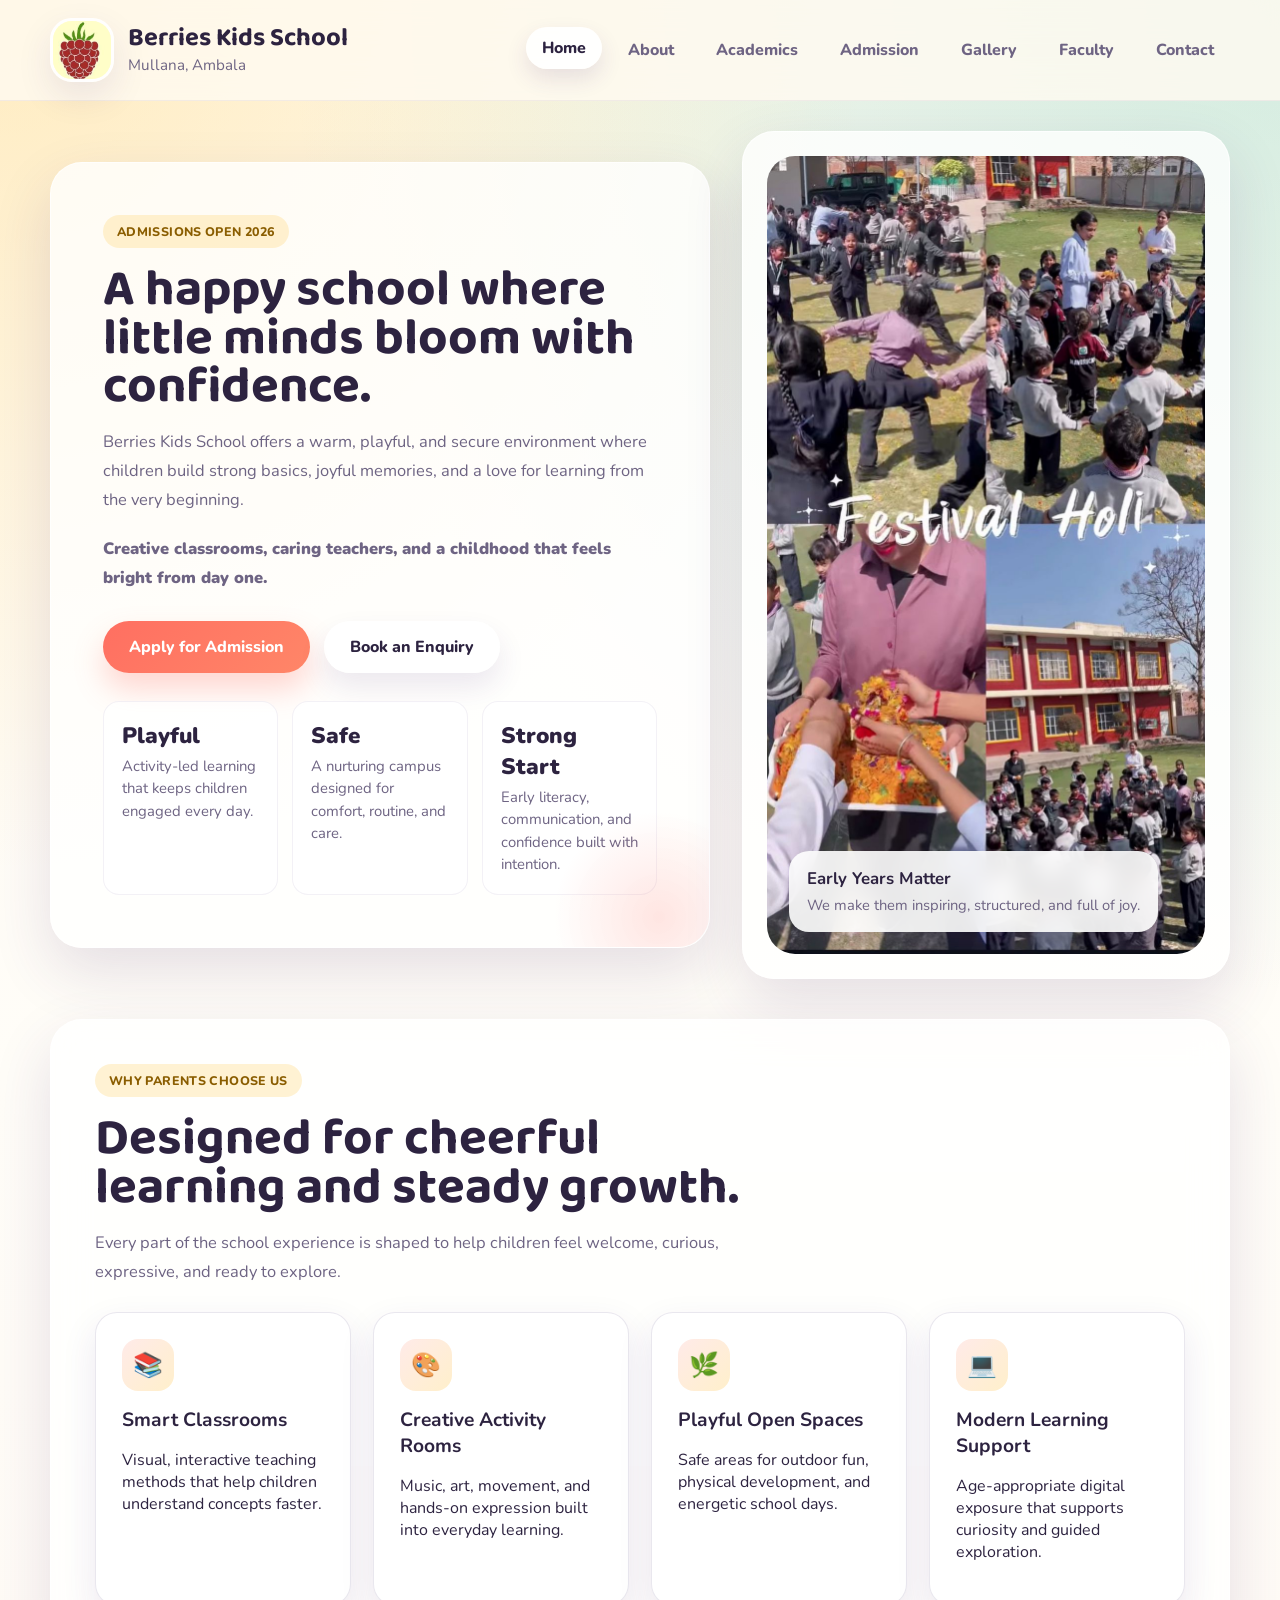
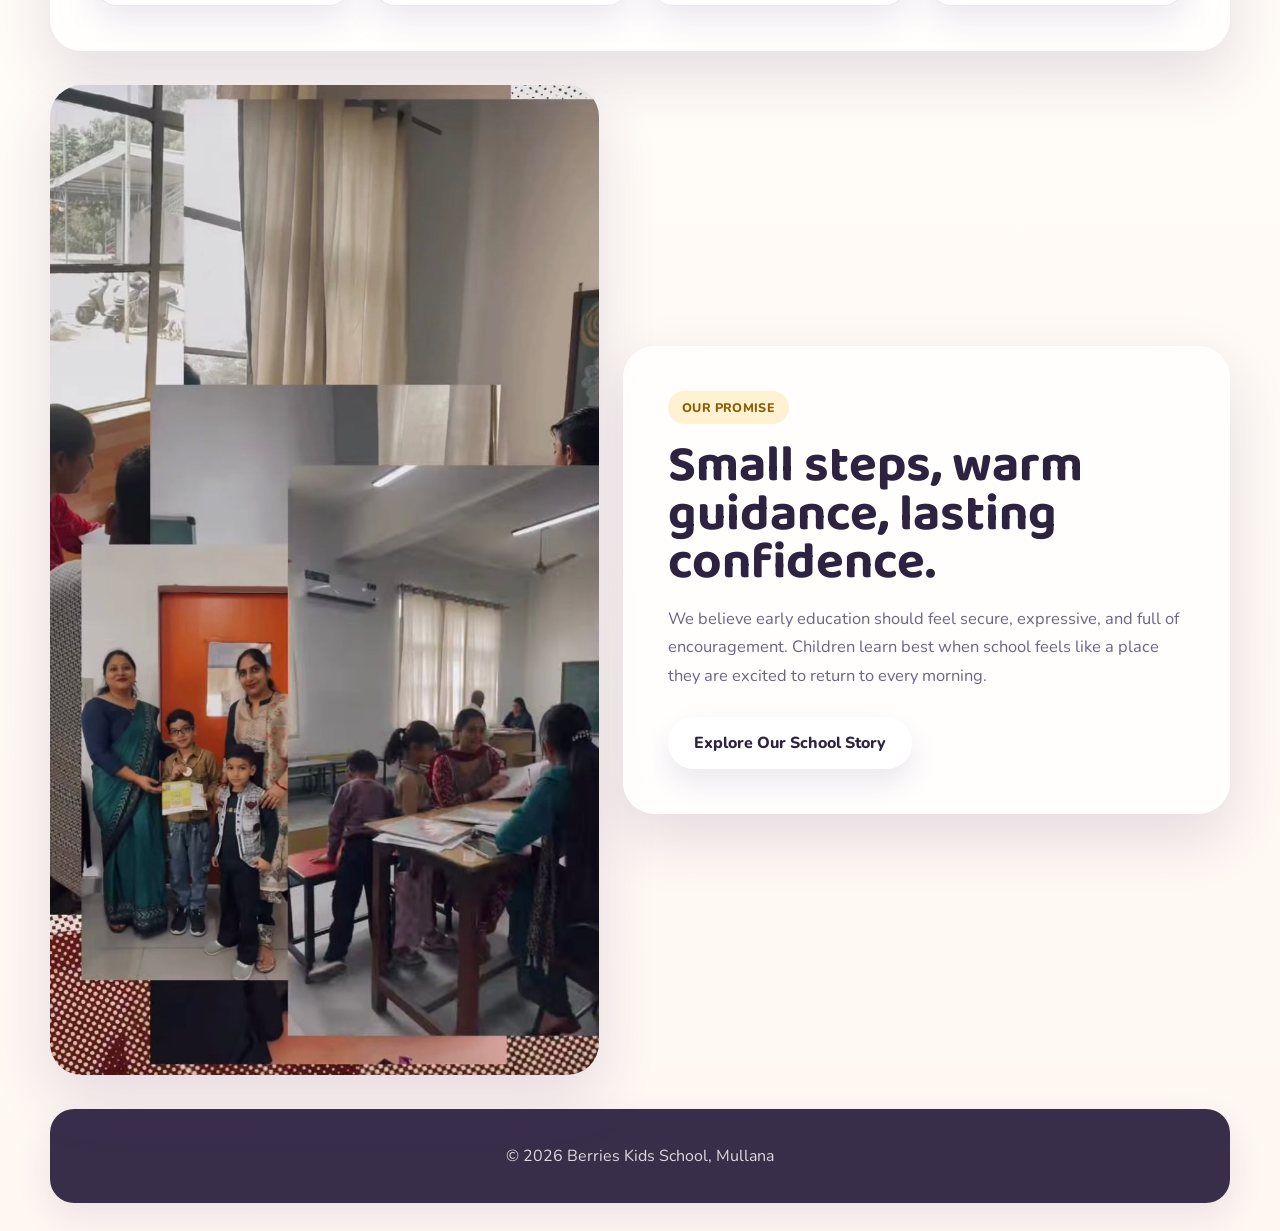
<file: frontend/index.html>
<!DOCTYPE html>
<html lang="en">
<head>
    <meta charset="UTF-8">
    <meta name="viewport" content="width=device-width, initial-scale=1.0">
    <title>Berries Kids School, Mullana</title>
    <link rel="preconnect" href="https://fonts.googleapis.com">
    <link rel="preconnect" href="https://fonts.gstatic.com" crossorigin>
    <link href="https://fonts.googleapis.com/css2?family=Baloo+2:wght@600;700;800&family=Nunito:wght@400;600;700;800;900&display=swap" rel="stylesheet">
    <link rel="stylesheet" href="css/style.css">
    <link rel="icon" href="images/logo.jpeg">
</head>
<body>
    <div class="site-header">
        <header class="header">
            <div class="logo-area">
                <img src="images/logo.jpeg" class="logo" alt="Berries Kids School logo">
                <div class="brand-text">
                    <h1>Berries Kids School</h1>
                    <p>Mullana, Ambala</p>
                </div>
            </div>

            <nav>
                <a href="index.html" class="active">Home</a>
                <a href="about.html">About</a>
                <a href="academics.html">Academics</a>
                <a href="admission.html">Admission</a>
                <a href="gallery.html">Gallery</a>
                <a href="faculty.html">Faculty</a>
                <a href="contact.html">Contact</a>
            </nav>
        </header>
    </div>

    <section class="hero">
        <div class="hero-copy">
            <span class="eyebrow">Admissions Open 2026</span>
            <h2>A happy school where little minds bloom with confidence.</h2>
            <p>
                Berries Kids School offers a warm, playful, and secure environment where children build strong basics,
                joyful memories, and a love for learning from the very beginning.
            </p>
            <p class="tagline">Creative classrooms, caring teachers, and a childhood that feels bright from day one.</p>

            <div class="hero-actions">
                <button class="apply-btn" onclick="goToAdmission()">Apply for Admission</button>
                <a class="secondary-btn" href="contact.html">Book an Enquiry</a>
            </div>

            <div class="hero-stats">
                <div class="hero-stat">
                    <strong>Playful</strong>
                    <span>Activity-led learning that keeps children engaged every day.</span>
                </div>
                <div class="hero-stat">
                    <strong>Safe</strong>
                    <span>A nurturing campus designed for comfort, routine, and care.</span>
                </div>
                <div class="hero-stat">
                    <strong>Strong Start</strong>
                    <span>Early literacy, communication, and confidence built with intention.</span>
                </div>
            </div>
        </div>

        <div class="hero-visual">
            <div class="hero-image-frame">
                <img src="images/activity.jpg" alt="Children doing school activities">
                <div class="hero-badge">
                    <strong>Early Years Matter</strong>
                    <span>We make them inspiring, structured, and full of joy.</span>
                </div>
            </div>
        </div>
    </section>

    <section class="section">
        <div class="section-panel">
            <div class="section-heading">
                <span class="eyebrow">Why Parents Choose Us</span>
                <h2>Designed for cheerful learning and steady growth.</h2>
                <p>
                    Every part of the school experience is shaped to help children feel welcome, curious, expressive,
                    and ready to explore.
                </p>
            </div>

            <div class="feature-grid">
                <article class="card">
                    <div class="card-icon">📚</div>
                    <h3>Smart Classrooms</h3>
                    <p>Visual, interactive teaching methods that help children understand concepts faster.</p>
                </article>

                <article class="card">
                    <div class="card-icon">🎨</div>
                    <h3>Creative Activity Rooms</h3>
                    <p>Music, art, movement, and hands-on expression built into everyday learning.</p>
                </article>

                <article class="card">
                    <div class="card-icon">🌿</div>
                    <h3>Playful Open Spaces</h3>
                    <p>Safe areas for outdoor fun, physical development, and energetic school days.</p>
                </article>

                <article class="card">
                    <div class="card-icon">💻</div>
                    <h3>Modern Learning Support</h3>
                    <p>Age-appropriate digital exposure that supports curiosity and guided exploration.</p>
                </article>
            </div>
        </div>
    </section>

    <section class="section">
        <div class="section-split">
            <div class="image-panel">
                <img src="images/class1.jpg" alt="Classroom learning at Berries Kids School">
            </div>

            <div class="section-panel">
                <div class="section-heading">
                    <span class="eyebrow">Our Promise</span>
                    <h2>Small steps, warm guidance, lasting confidence.</h2>
                    <p class="lead-copy">
                        We believe early education should feel secure, expressive, and full of encouragement. Children
                        learn best when school feels like a place they are excited to return to every morning.
                    </p>
                </div>
                <a class="secondary-btn" href="about.html">Explore Our School Story</a>
            </div>
        </div>
    </section>

    <footer>
        <p>&copy; 2026 Berries Kids School, Mullana</p>
    </footer>

    <script src="js/script.js"></script>
</body>
</html>
</file>
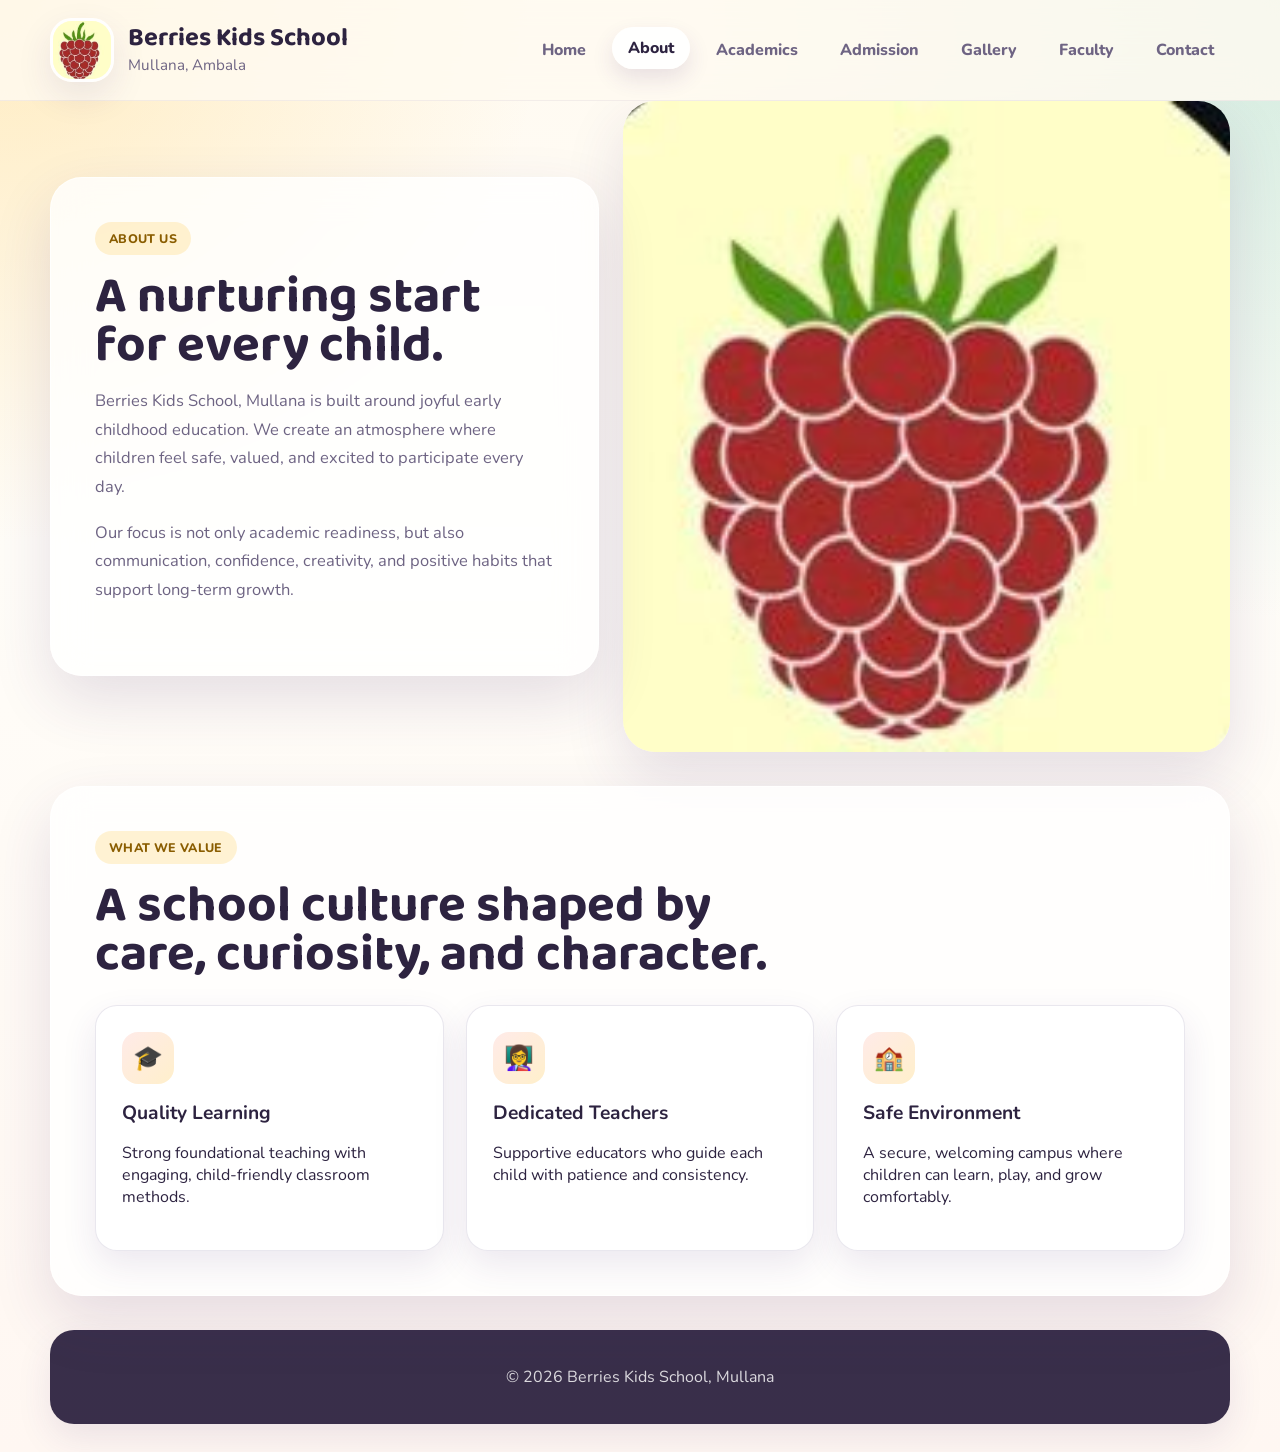
<file: frontend/about.html>
<!DOCTYPE html>
<html lang="en">
<head>
    <meta charset="UTF-8">
    <meta name="viewport" content="width=device-width, initial-scale=1.0">
    <title>About - Berries Kids School</title>
    <link rel="preconnect" href="https://fonts.googleapis.com">
    <link rel="preconnect" href="https://fonts.gstatic.com" crossorigin>
    <link href="https://fonts.googleapis.com/css2?family=Baloo+2:wght@600;700;800&family=Nunito:wght@400;600;700;800;900&display=swap" rel="stylesheet">
    <link rel="stylesheet" href="css/style.css">
</head>
<body>
    <div class="site-header">
        <header class="header">
            <div class="logo-area">
                <img src="images/logo.jpeg" class="logo" alt="Berries Kids School logo">
                <div class="brand-text">
                    <h1>Berries Kids School</h1>
                    <p>Mullana, Ambala</p>
                </div>
            </div>

            <nav>
                <a href="index.html">Home</a>
                <a href="about.html" class="active">About</a>
                <a href="academics.html">Academics</a>
                <a href="admission.html">Admission</a>
                <a href="gallery.html">Gallery</a>
                <a href="faculty.html">Faculty</a>
                <a href="contact.html">Contact</a>
            </nav>
        </header>
    </div>

    <section class="section">
        <div class="section-split">
            <div class="section-panel">
                <div class="section-heading">
                    <span class="eyebrow">About Us</span>
                    <h2>A nurturing start for every child.</h2>
                    <p>
                        Berries Kids School, Mullana is built around joyful early childhood education. We create an
                        atmosphere where children feel safe, valued, and excited to participate every day.
                    </p>
                    <p class="lead-copy">
                        Our focus is not only academic readiness, but also communication, confidence, creativity, and
                        positive habits that support long-term growth.
                    </p>
                </div>
            </div>

            <div class="image-panel">
                <img src="images/logo.jpeg" alt="Berries Kids School emblem">
            </div>
        </div>
    </section>

    <section class="section">
        <div class="section-panel">
            <div class="section-heading">
                <span class="eyebrow">What We Value</span>
                <h2>A school culture shaped by care, curiosity, and character.</h2>
            </div>

            <div class="about-box">
                <article class="about-card">
                    <div class="icon">🎓</div>
                    <h3>Quality Learning</h3>
                    <p>Strong foundational teaching with engaging, child-friendly classroom methods.</p>
                </article>

                <article class="about-card">
                    <div class="icon">👩‍🏫</div>
                    <h3>Dedicated Teachers</h3>
                    <p>Supportive educators who guide each child with patience and consistency.</p>
                </article>

                <article class="about-card">
                    <div class="icon">🏫</div>
                    <h3>Safe Environment</h3>
                    <p>A secure, welcoming campus where children can learn, play, and grow comfortably.</p>
                </article>
            </div>
        </div>
    </section>

    <footer>
        <p>&copy; 2026 Berries Kids School, Mullana</p>
    </footer>
</body>
</html>
</file>
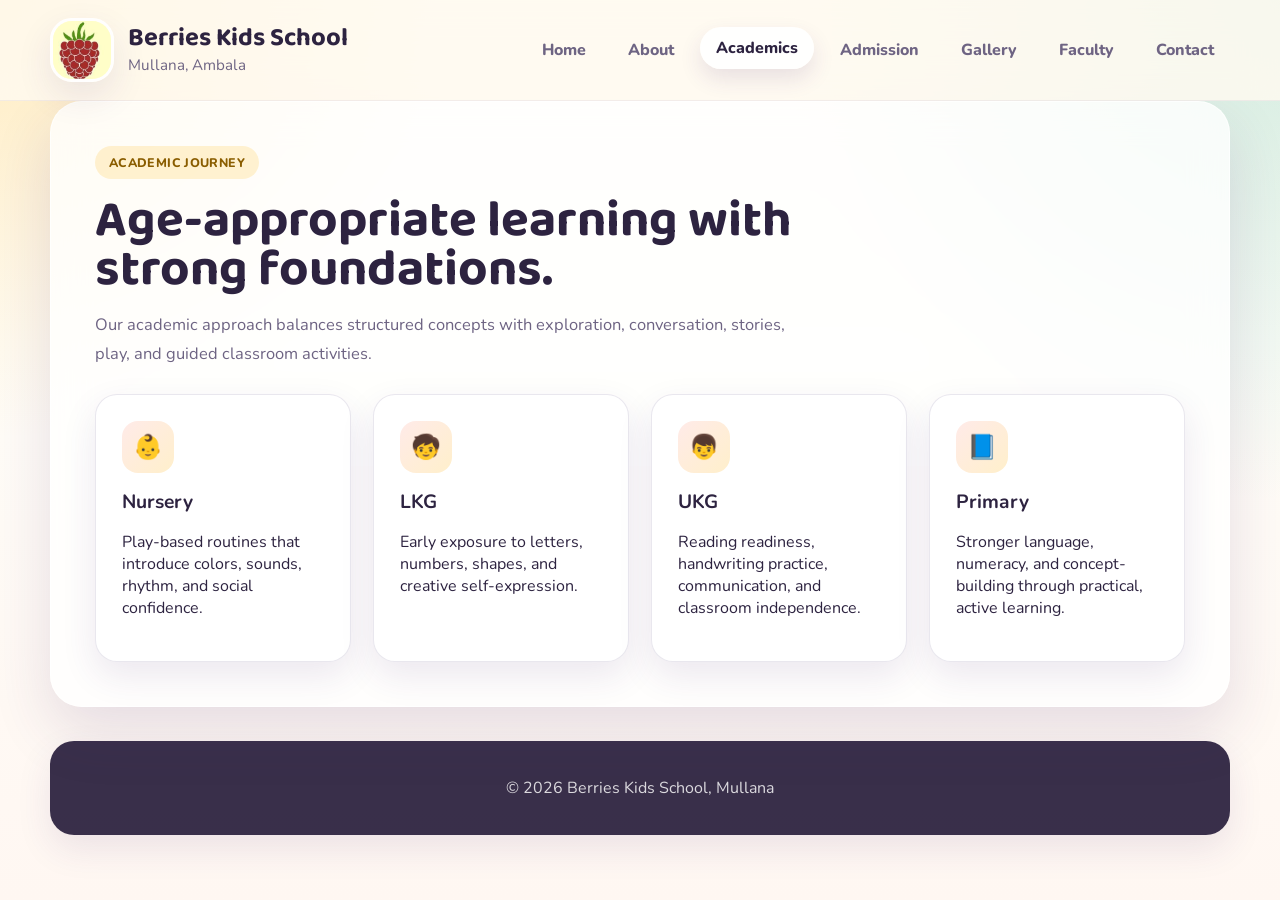
<file: frontend/academics.html>
<!DOCTYPE html>
<html lang="en">
<head>
    <meta charset="UTF-8">
    <meta name="viewport" content="width=device-width, initial-scale=1.0">
    <title>Academics - Berries Kids School</title>
    <link rel="preconnect" href="https://fonts.googleapis.com">
    <link rel="preconnect" href="https://fonts.gstatic.com" crossorigin>
    <link href="https://fonts.googleapis.com/css2?family=Baloo+2:wght@600;700;800&family=Nunito:wght@400;600;700;800;900&display=swap" rel="stylesheet">
    <link rel="stylesheet" href="css/style.css">
</head>
<body>
    <div class="site-header">
        <header class="header">
            <div class="logo-area">
                <img src="images/logo.jpeg" class="logo" alt="Berries Kids School logo">
                <div class="brand-text">
                    <h1>Berries Kids School</h1>
                    <p>Mullana, Ambala</p>
                </div>
            </div>

            <nav>
                <a href="index.html">Home</a>
                <a href="about.html">About</a>
                <a href="academics.html" class="active">Academics</a>
                <a href="admission.html">Admission</a>
                <a href="gallery.html">Gallery</a>
                <a href="faculty.html">Faculty</a>
                <a href="contact.html">Contact</a>
            </nav>
        </header>
    </div>

    <section class="section">
        <div class="section-panel">
            <div class="section-heading">
                <span class="eyebrow">Academic Journey</span>
                <h2>Age-appropriate learning with strong foundations.</h2>
                <p>
                    Our academic approach balances structured concepts with exploration, conversation, stories, play,
                    and guided classroom activities.
                </p>
            </div>

            <div class="academic-box">
                <article class="academic-card">
                    <div class="icon">👶</div>
                    <h3>Nursery</h3>
                    <p>Play-based routines that introduce colors, sounds, rhythm, and social confidence.</p>
                </article>

                <article class="academic-card">
                    <div class="icon">🧒</div>
                    <h3>LKG</h3>
                    <p>Early exposure to letters, numbers, shapes, and creative self-expression.</p>
                </article>

                <article class="academic-card">
                    <div class="icon">👦</div>
                    <h3>UKG</h3>
                    <p>Reading readiness, handwriting practice, communication, and classroom independence.</p>
                </article>

                <article class="academic-card">
                    <div class="icon">📘</div>
                    <h3>Primary</h3>
                    <p>Stronger language, numeracy, and concept-building through practical, active learning.</p>
                </article>
            </div>
        </div>
    </section>

    <footer>
        <p>&copy; 2026 Berries Kids School, Mullana</p>
    </footer>
</body>
</html>
</file>
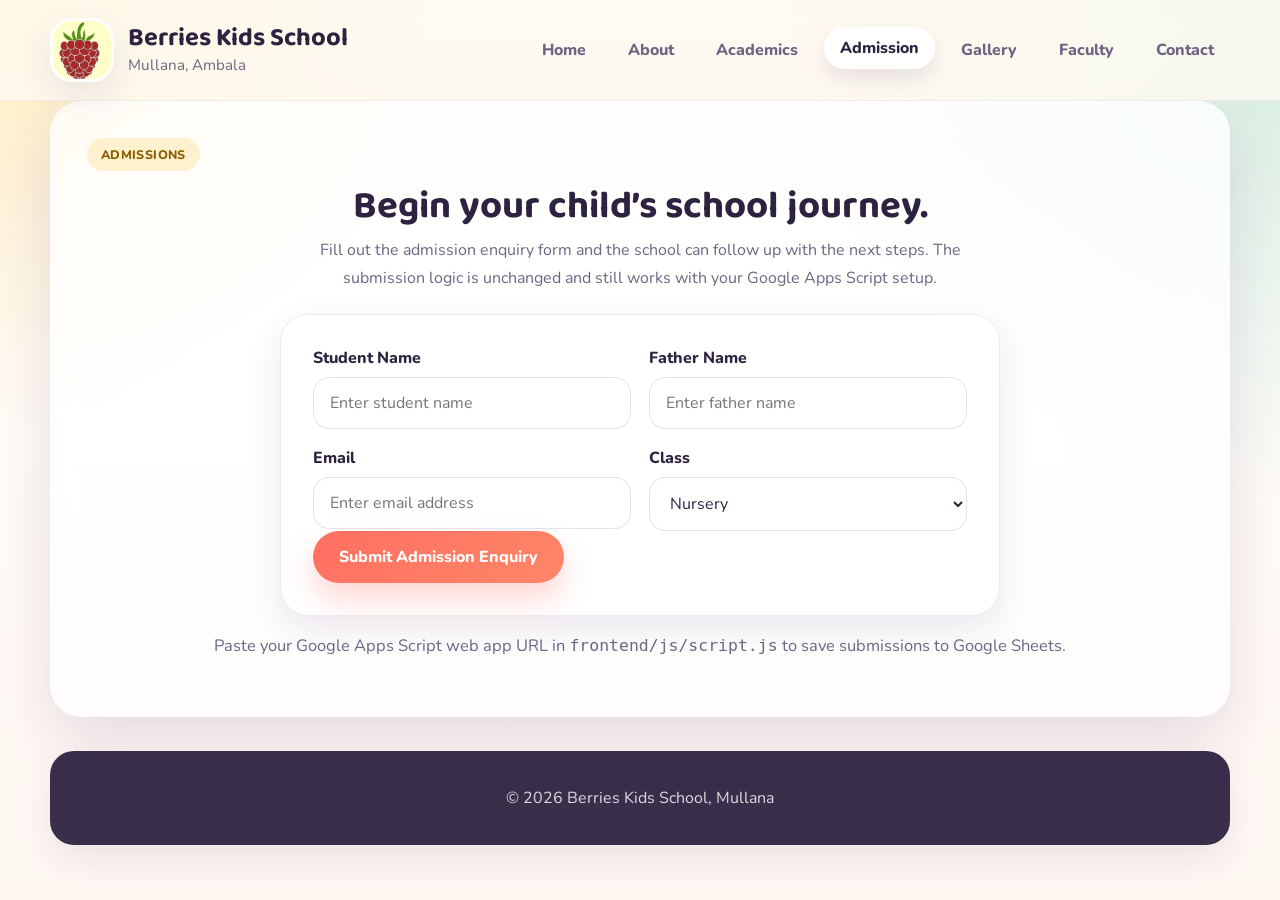
<file: frontend/admission.html>
<!DOCTYPE html>
<html lang="en">
<head>
    <meta charset="UTF-8">
    <meta name="viewport" content="width=device-width, initial-scale=1.0">
    <title>Admission - Berries Kids School</title>
    <link rel="preconnect" href="https://fonts.googleapis.com">
    <link rel="preconnect" href="https://fonts.gstatic.com" crossorigin>
    <link href="https://fonts.googleapis.com/css2?family=Baloo+2:wght@600;700;800&family=Nunito:wght@400;600;700;800;900&display=swap" rel="stylesheet">
    <link rel="stylesheet" href="css/style.css">
</head>
<body>
    <div class="site-header">
        <header class="header">
            <div class="logo-area">
                <img src="images/logo.jpeg" class="logo" alt="Berries Kids School logo">
                <div class="brand-text">
                    <h1>Berries Kids School</h1>
                    <p>Mullana, Ambala</p>
                </div>
            </div>

            <nav>
                <a href="index.html">Home</a>
                <a href="about.html">About</a>
                <a href="academics.html">Academics</a>
                <a href="admission.html" class="active">Admission</a>
                <a href="gallery.html">Gallery</a>
                <a href="faculty.html">Faculty</a>
                <a href="contact.html">Contact</a>
            </nav>
        </header>
    </div>

    <section class="form-section">
        <span class="eyebrow">Admissions</span>
        <h2 class="form-title">Begin your child’s school journey.</h2>
        <p class="form-subtitle">
            Fill out the admission enquiry form and the school can follow up with the next steps. The submission
            logic is unchanged and still works with your Google Apps Script setup.
        </p>

        <form id="admissionForm" class="form-box">
            <input type="hidden" name="formType" value="admission">

            <div class="form-grid">
                <div>
                    <label for="name">Student Name</label>
                    <input type="text" id="name" name="name" placeholder="Enter student name" required>
                </div>

                <div>
                    <label for="father">Father Name</label>
                    <input type="text" id="father" name="father" placeholder="Enter father name" required>
                </div>

                <div>
                    <label for="email">Email</label>
                    <input type="email" id="email" name="email" placeholder="Enter email address" required>
                </div>

                <div>
                    <label for="class">Class</label>
                    <select id="class" name="student_class">
                        <option>Nursery</option>
                        <option>LKG</option>
                        <option>UKG</option>
                        <option>1st</option>
                    </select>
                </div>
            </div>

            <button type="submit">Submit Admission Enquiry</button>
        </form>

        <p class="form-help">
            Paste your Google Apps Script web app URL in <code>frontend/js/script.js</code> to save submissions to
            Google Sheets.
        </p>

        <h3 id="result" class="result-message"></h3>
    </section>

    <footer>
        <p>&copy; 2026 Berries Kids School, Mullana</p>
    </footer>

    <script src="js/script.js"></script>
</body>
</html>
</file>
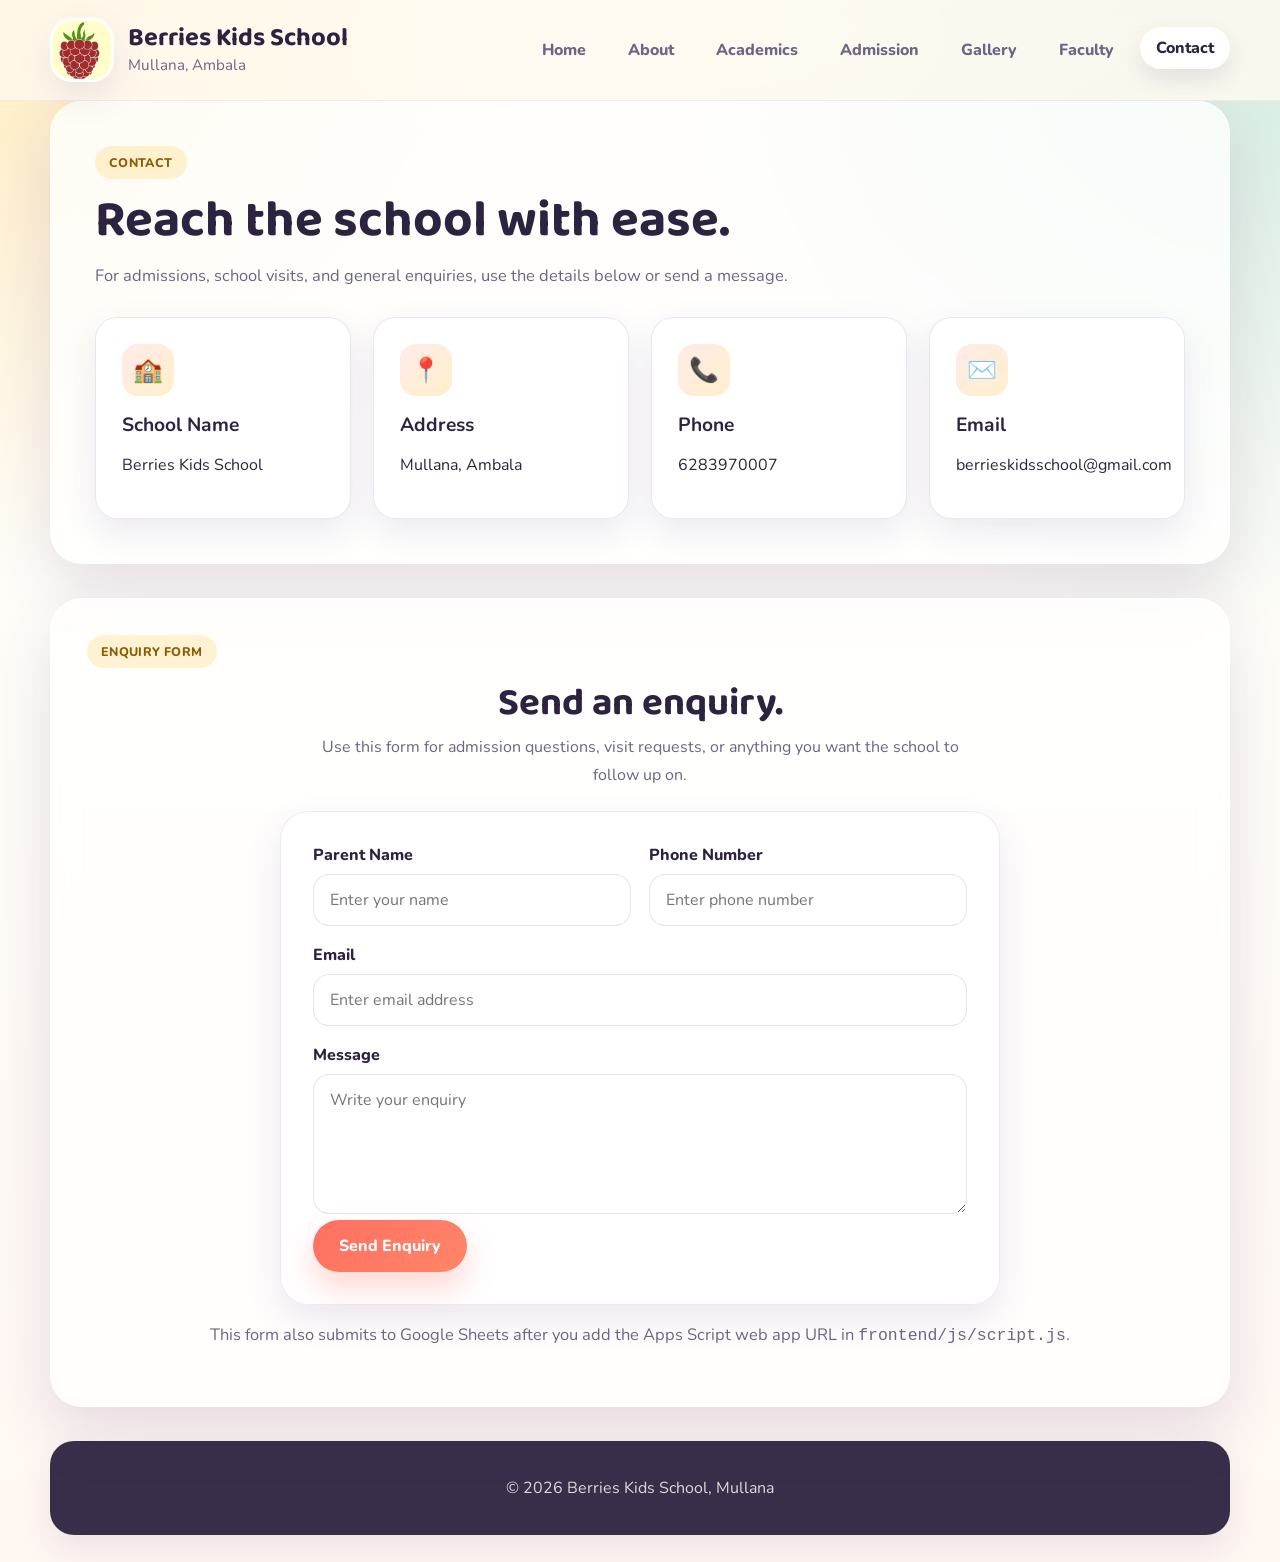
<file: frontend/contact.html>
<!DOCTYPE html>
<html lang="en">
<head>
    <meta charset="UTF-8">
    <meta name="viewport" content="width=device-width, initial-scale=1.0">
    <title>Contact - Berries Kids School</title>
    <link rel="preconnect" href="https://fonts.googleapis.com">
    <link rel="preconnect" href="https://fonts.gstatic.com" crossorigin>
    <link href="https://fonts.googleapis.com/css2?family=Baloo+2:wght@600;700;800&family=Nunito:wght@400;600;700;800;900&display=swap" rel="stylesheet">
    <link rel="stylesheet" href="css/style.css">
</head>
<body>
    <div class="site-header">
        <header class="header">
            <div class="logo-area">
                <img src="images/logo.jpeg" class="logo" alt="Berries Kids School logo">
                <div class="brand-text">
                    <h1>Berries Kids School</h1>
                    <p>Mullana, Ambala</p>
                </div>
            </div>

            <nav>
                <a href="index.html">Home</a>
                <a href="about.html">About</a>
                <a href="academics.html">Academics</a>
                <a href="admission.html">Admission</a>
                <a href="gallery.html">Gallery</a>
                <a href="faculty.html">Faculty</a>
                <a href="contact.html" class="active">Contact</a>
            </nav>
        </header>
    </div>

    <section class="section">
        <div class="section-panel">
            <div class="section-heading">
                <span class="eyebrow">Contact</span>
                <h2>Reach the school with ease.</h2>
                <p>For admissions, school visits, and general enquiries, use the details below or send a message.</p>
            </div>

            <div class="contact-box">
                <article class="contact-card">
                    <div class="icon">🏫</div>
                    <h3>School Name</h3>
                    <p>Berries Kids School</p>
                </article>

                <article class="contact-card">
                    <div class="icon">📍</div>
                    <h3>Address</h3>
                    <p>Mullana, Ambala</p>
                </article>

                <article class="contact-card">
                    <div class="icon">📞</div>
                    <h3>Phone</h3>
                    <p>6283970007</p>
                </article>

                <article class="contact-card">
                    <div class="icon">✉️</div>
                    <h3>Email</h3>
                    <p>berrieskidsschool@gmail.com</p>
                </article>
            </div>
        </div>
    </section>

    <section class="contact-form-section">
        <span class="eyebrow">Enquiry Form</span>
        <h2 class="form-title">Send an enquiry.</h2>
        <p class="form-subtitle">
            Use this form for admission questions, visit requests, or anything you want the school to follow up on.
        </p>

        <form id="contactForm" class="form-box">
            <input type="hidden" name="formType" value="contact">

            <div class="form-grid">
                <div>
                    <label for="contactName">Parent Name</label>
                    <input type="text" id="contactName" name="parent_name" placeholder="Enter your name" required>
                </div>

                <div>
                    <label for="contactPhone">Phone Number</label>
                    <input type="tel" id="contactPhone" name="phone" placeholder="Enter phone number" required>
                </div>

                <div class="form-field-full">
                    <label for="contactEmail">Email</label>
                    <input type="email" id="contactEmail" name="email" placeholder="Enter email address">
                </div>

                <div class="form-field-full">
                    <label for="contactMessage">Message</label>
                    <textarea id="contactMessage" name="message" placeholder="Write your enquiry" rows="5" required></textarea>
                </div>
            </div>

            <button type="submit">Send Enquiry</button>
        </form>

        <p class="form-help">
            This form also submits to Google Sheets after you add the Apps Script web app URL in
            <code>frontend/js/script.js</code>.
        </p>

        <h3 id="contactResult" class="result-message"></h3>
    </section>

    <footer>
        <p>&copy; 2026 Berries Kids School, Mullana</p>
    </footer>

    <script src="js/script.js"></script>
</body>
</html>
</file>
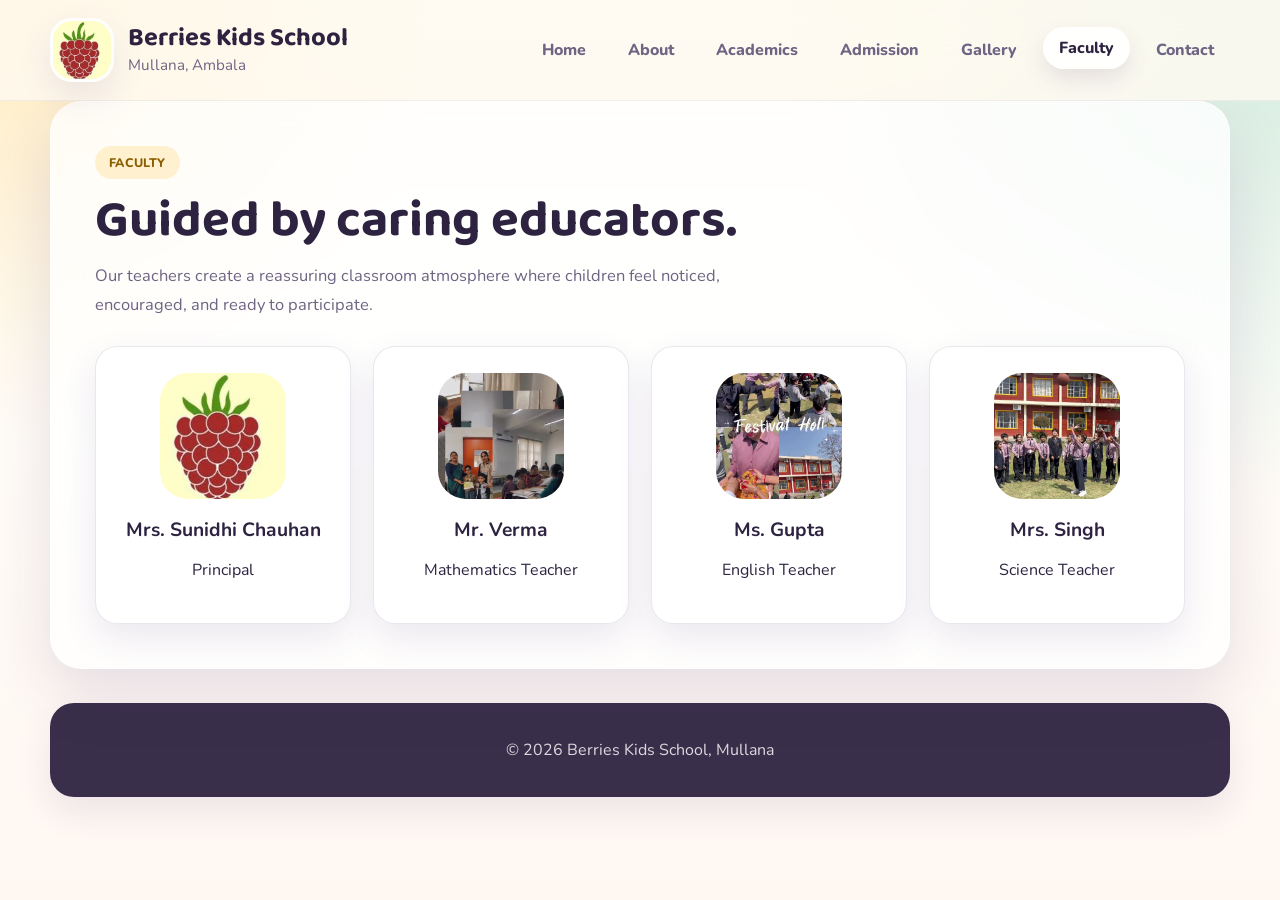
<file: frontend/faculty.html>
<!DOCTYPE html>
<html lang="en">
<head>
    <meta charset="UTF-8">
    <meta name="viewport" content="width=device-width, initial-scale=1.0">
    <title>Faculty - Berries Kids School</title>
    <link rel="preconnect" href="https://fonts.googleapis.com">
    <link rel="preconnect" href="https://fonts.gstatic.com" crossorigin>
    <link href="https://fonts.googleapis.com/css2?family=Baloo+2:wght@600;700;800&family=Nunito:wght@400;600;700;800;900&display=swap" rel="stylesheet">
    <link rel="stylesheet" href="css/style.css">
</head>
<body>
    <div class="site-header">
        <header class="header">
            <div class="logo-area">
                <img src="images/logo.jpeg" class="logo" alt="Berries Kids School logo">
                <div class="brand-text">
                    <h1>Berries Kids School</h1>
                    <p>Mullana, Ambala</p>
                </div>
            </div>

            <nav>
                <a href="index.html">Home</a>
                <a href="about.html">About</a>
                <a href="academics.html">Academics</a>
                <a href="admission.html">Admission</a>
                <a href="gallery.html">Gallery</a>
                <a href="faculty.html" class="active">Faculty</a>
                <a href="contact.html">Contact</a>
            </nav>
        </header>
    </div>

    <section class="section">
        <div class="section-panel">
            <div class="section-heading">
                <span class="eyebrow">Faculty</span>
                <h2>Guided by caring educators.</h2>
                <p>
                    Our teachers create a reassuring classroom atmosphere where children feel noticed, encouraged, and
                    ready to participate.
                </p>
            </div>

            <div class="faculty-box">
                <article class="faculty-card">
                    <img src="images/logo.jpeg" alt="Principal profile">
                    <h3>Mrs. Sunidhi Chauhan</h3>
                    <p>Principal</p>
                </article>

                <article class="faculty-card">
                    <img src="images/class1.jpg" alt="Mathematics teacher profile">
                    <h3>Mr. Verma</h3>
                    <p>Mathematics Teacher</p>
                </article>

                <article class="faculty-card">
                    <img src="images/activity.jpg" alt="English teacher profile">
                    <h3>Ms. Gupta</h3>
                    <p>English Teacher</p>
                </article>

                <article class="faculty-card">
                    <img src="images/playground.jpg" alt="Science teacher profile">
                    <h3>Mrs. Singh</h3>
                    <p>Science Teacher</p>
                </article>
            </div>
        </div>
    </section>

    <footer>
        <p>&copy; 2026 Berries Kids School, Mullana</p>
    </footer>
</body>
</html>
</file>
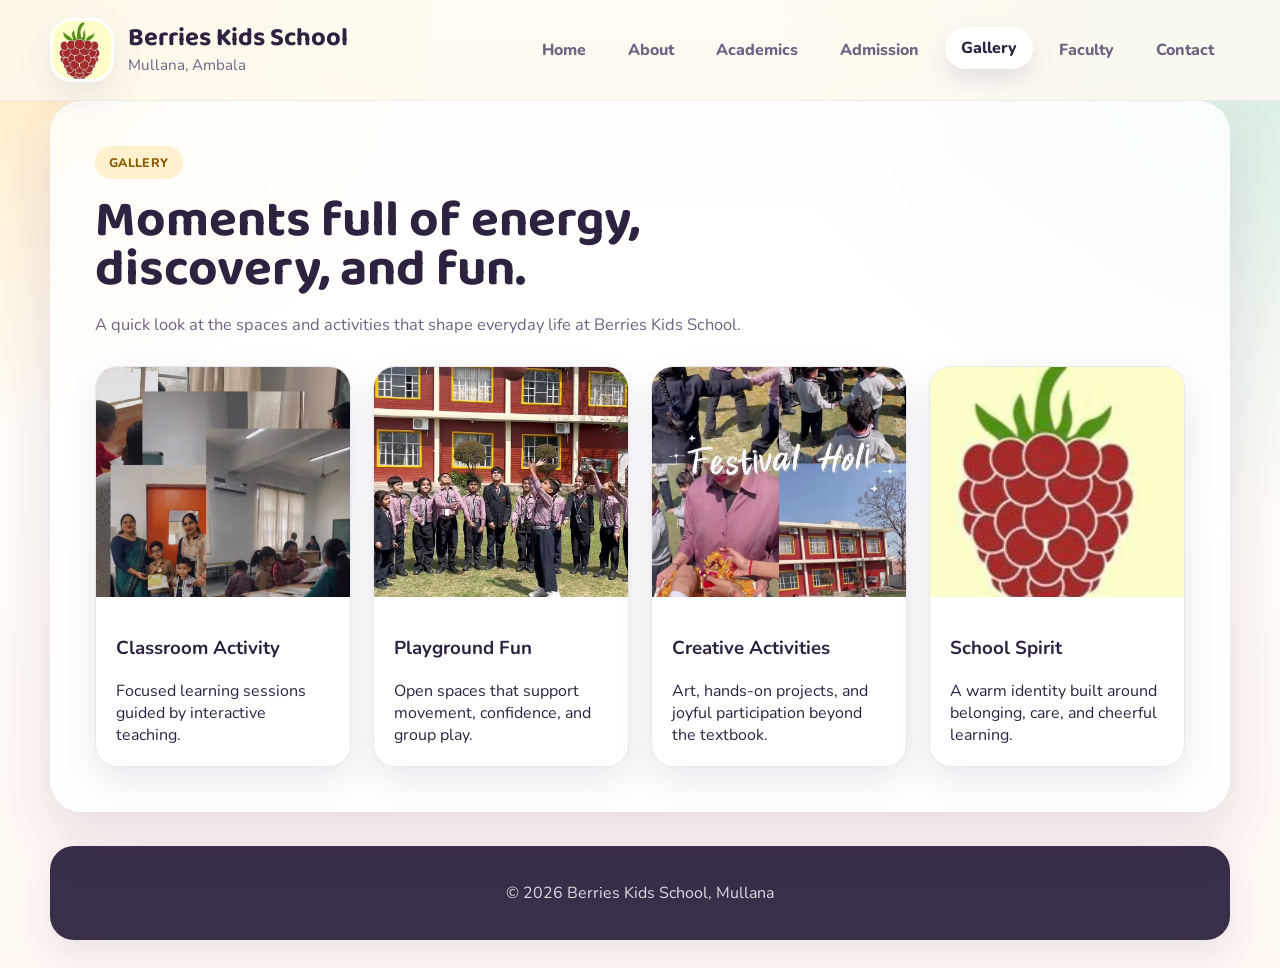
<file: frontend/gallery.html>
<!DOCTYPE html>
<html lang="en">
<head>
    <meta charset="UTF-8">
    <meta name="viewport" content="width=device-width, initial-scale=1.0">
    <title>Gallery - Berries Kids School</title>
    <link rel="preconnect" href="https://fonts.googleapis.com">
    <link rel="preconnect" href="https://fonts.gstatic.com" crossorigin>
    <link href="https://fonts.googleapis.com/css2?family=Baloo+2:wght@600;700;800&family=Nunito:wght@400;600;700;800;900&display=swap" rel="stylesheet">
    <link rel="stylesheet" href="css/style.css">
</head>
<body>
    <div class="site-header">
        <header class="header">
            <div class="logo-area">
                <img src="images/logo.jpeg" class="logo" alt="Berries Kids School logo">
                <div class="brand-text">
                    <h1>Berries Kids School</h1>
                    <p>Mullana, Ambala</p>
                </div>
            </div>

            <nav>
                <a href="index.html">Home</a>
                <a href="about.html">About</a>
                <a href="academics.html">Academics</a>
                <a href="admission.html">Admission</a>
                <a href="gallery.html" class="active">Gallery</a>
                <a href="faculty.html">Faculty</a>
                <a href="contact.html">Contact</a>
            </nav>
        </header>
    </div>

    <section class="section">
        <div class="section-panel">
            <div class="section-heading">
                <span class="eyebrow">Gallery</span>
                <h2>Moments full of energy, discovery, and fun.</h2>
                <p>
                    A quick look at the spaces and activities that shape everyday life at Berries Kids School.
                </p>
            </div>

            <div class="gallery-box">
                <article class="gallery-card">
                    <img src="images/class1.jpg" alt="Children taking part in classroom activity">
                    <div class="gallery-copy">
                        <h3>Classroom Activity</h3>
                        <p>Focused learning sessions guided by interactive teaching.</p>
                    </div>
                </article>

                <article class="gallery-card">
                    <img src="images/playground.jpg" alt="School playground area">
                    <div class="gallery-copy">
                        <h3>Playground Fun</h3>
                        <p>Open spaces that support movement, confidence, and group play.</p>
                    </div>
                </article>

                <article class="gallery-card">
                    <img src="images/activity.jpg" alt="Creative school activity">
                    <div class="gallery-copy">
                        <h3>Creative Activities</h3>
                        <p>Art, hands-on projects, and joyful participation beyond the textbook.</p>
                    </div>
                </article>

                <article class="gallery-card">
                    <img src="images/logo.jpeg" alt="Berries Kids School identity">
                    <div class="gallery-copy">
                        <h3>School Spirit</h3>
                        <p>A warm identity built around belonging, care, and cheerful learning.</p>
                    </div>
                </article>
            </div>
        </div>
    </section>

    <footer>
        <p>&copy; 2026 Berries Kids School, Mullana</p>
    </footer>
</body>
</html>
</file>
<file: frontend/css/style.css>
:root {
    --bg: #fffdf7;
    --surface: rgba(255, 255, 255, 0.78);
    --surface-strong: #ffffff;
    --text: #2d2340;
    --muted: #6e6483;
    --primary: #ff6f61;
    --primary-dark: #dc5145;
    --secondary: #ffd166;
    --accent: #63c7b2;
    --accent-dark: #2d9f88;
    --border: rgba(103, 84, 135, 0.14);
    --shadow: 0 24px 60px rgba(70, 44, 115, 0.14);
    --shadow-soft: 0 14px 35px rgba(70, 44, 115, 0.1);
    --radius-xl: 32px;
    --radius-lg: 22px;
    --radius-md: 16px;
    --container: 1180px;
}

* {
    box-sizing: border-box;
}

html {
    scroll-behavior: smooth;
}

body {
    margin: 0;
    font-family: "Nunito", sans-serif;
    color: var(--text);
    background:
        radial-gradient(circle at top left, rgba(255, 209, 102, 0.35), transparent 28%),
        radial-gradient(circle at top right, rgba(99, 199, 178, 0.28), transparent 32%),
        linear-gradient(180deg, #fffaf1 0%, #fffdf8 38%, #fff7f2 100%);
    min-height: 100vh;
}

img {
    max-width: 100%;
    display: block;
}

a {
    color: inherit;
}

.page-shell {
    width: min(var(--container), calc(100% - 32px));
    margin: 0 auto;
}

.site-header {
    position: sticky;
    top: 0;
    z-index: 20;
    backdrop-filter: blur(18px);
    background: rgba(255, 250, 241, 0.82);
    border-bottom: 1px solid rgba(103, 84, 135, 0.08);
}

.header {
    width: min(var(--container), calc(100% - 32px));
    margin: 0 auto;
    padding: 18px 0;
    display: flex;
    justify-content: space-between;
    align-items: center;
    gap: 24px;
}

.logo-area {
    display: flex;
    align-items: center;
    gap: 14px;
    min-width: 0;
}

.logo {
    width: 64px;
    height: 64px;
    object-fit: cover;
    border-radius: 22px;
    box-shadow: var(--shadow-soft);
    border: 3px solid rgba(255, 255, 255, 0.95);
}

.brand-text h1 {
    margin: 0;
    font-family: "Baloo 2", cursive;
    font-size: clamp(1.5rem, 2vw, 2rem);
    line-height: 1;
}

.brand-text p {
    margin: 4px 0 0;
    color: var(--muted);
    font-size: 0.95rem;
}

nav {
    display: flex;
    flex-wrap: wrap;
    justify-content: flex-end;
    gap: 10px;
}

nav a {
    text-decoration: none;
    font-weight: 800;
    padding: 10px 16px;
    border-radius: 999px;
    color: var(--muted);
    transition: transform 0.25s ease, background 0.25s ease, color 0.25s ease, box-shadow 0.25s ease;
}

nav a:hover,
nav a.active {
    color: var(--text);
    background: rgba(255, 255, 255, 0.88);
    box-shadow: 0 10px 22px rgba(70, 44, 115, 0.12);
    transform: translateY(-2px);
}

.hero {
    width: min(var(--container), calc(100% - 32px));
    margin: 30px auto 40px;
    display: grid;
    grid-template-columns: 1.15fr 0.85fr;
    gap: 32px;
    align-items: center;
}

.hero-copy,
.hero-visual,
.section-panel,
.form-section,
.contact-form-section {
    background: var(--surface);
    border: 1px solid rgba(255, 255, 255, 0.7);
    backdrop-filter: blur(18px);
    box-shadow: var(--shadow);
    border-radius: var(--radius-xl);
}

.hero-copy {
    padding: 52px;
    position: relative;
    overflow: hidden;
}

.hero-copy::after {
    content: "";
    position: absolute;
    inset: auto -60px -80px auto;
    width: 220px;
    height: 220px;
    background: radial-gradient(circle, rgba(255, 111, 97, 0.18), transparent 68%);
}

.eyebrow {
    display: inline-flex;
    align-items: center;
    gap: 8px;
    padding: 8px 14px;
    border-radius: 999px;
    background: rgba(255, 209, 102, 0.28);
    color: #8a5d00;
    font-weight: 800;
    letter-spacing: 0.03em;
    text-transform: uppercase;
    font-size: 0.78rem;
}

.hero h2,
.section-heading h2,
.form-title {
    margin: 18px 0 12px;
    font-family: "Baloo 2", cursive;
    font-size: clamp(2.3rem, 4vw, 4.4rem);
    line-height: 0.95;
}

.hero p,
.section-heading p,
.about p,
.academics p,
.gallery p,
.faculty p,
.contact p,
.form-help,
.lead-copy {
    color: var(--muted);
    font-size: 1.03rem;
    line-height: 1.75;
}

.tagline {
    margin: 20px 0 0;
    color: var(--primary-dark);
    font-weight: 900;
    font-size: 1.02rem;
}

.hero-actions {
    display: flex;
    flex-wrap: wrap;
    gap: 14px;
    margin-top: 28px;
}

.apply-btn,
.secondary-btn,
.form-box button {
    border: none;
    cursor: pointer;
    border-radius: 999px;
    padding: 15px 26px;
    font-family: inherit;
    font-size: 1rem;
    font-weight: 800;
    transition: transform 0.25s ease, box-shadow 0.25s ease, background 0.25s ease;
}

.apply-btn,
.form-box button {
    color: #fff;
    background: linear-gradient(135deg, var(--primary), #ff8668);
    box-shadow: 0 16px 30px rgba(255, 111, 97, 0.28);
}

.secondary-btn {
    display: inline-flex;
    align-items: center;
    justify-content: center;
    text-decoration: none;
    color: var(--text);
    background: rgba(255, 255, 255, 0.9);
    box-shadow: 0 14px 28px rgba(70, 44, 115, 0.1);
}

.apply-btn:hover,
.secondary-btn:hover,
.form-box button:hover {
    transform: translateY(-3px);
}

.hero-stats {
    display: grid;
    grid-template-columns: repeat(3, minmax(0, 1fr));
    gap: 14px;
    margin-top: 28px;
}

.hero-stat {
    padding: 18px;
    background: rgba(255, 255, 255, 0.75);
    border-radius: var(--radius-md);
    border: 1px solid rgba(103, 84, 135, 0.08);
}

.hero-stat strong {
    display: block;
    font-size: 1.4rem;
    font-weight: 900;
    margin-bottom: 4px;
}

.hero-stat span {
    color: var(--muted);
    font-size: 0.93rem;
    line-height: 1.45;
}

.hero-visual {
    padding: 24px;
}

.hero-image-frame {
    border-radius: 28px;
    overflow: hidden;
    min-height: 100%;
    background: linear-gradient(180deg, rgba(255, 209, 102, 0.4), rgba(99, 199, 178, 0.28));
    position: relative;
}

.hero-image-frame img {
    width: 100%;
    height: 100%;
    min-height: 520px;
    object-fit: cover;
}

.hero-badge {
    position: absolute;
    left: 22px;
    bottom: 22px;
    padding: 16px 18px;
    border-radius: 20px;
    background: rgba(255, 255, 255, 0.9);
    backdrop-filter: blur(10px);
    box-shadow: 0 14px 28px rgba(70, 44, 115, 0.16);
}

.hero-badge strong {
    display: block;
    font-size: 1.05rem;
    margin-bottom: 4px;
}

.hero-badge span {
    color: var(--muted);
    font-size: 0.92rem;
}

.section {
    width: min(var(--container), calc(100% - 32px));
    margin: 0 auto 34px;
}

.section-panel {
    padding: 44px;
}

.section-heading {
    max-width: 700px;
    margin-bottom: 26px;
}

.feature-grid,
.about-box,
.academic-box,
.gallery-box,
.faculty-box,
.contact-box {
    display: grid;
    gap: 22px;
}

.feature-grid,
.about-box,
.academic-box,
.faculty-box,
.contact-box {
    grid-template-columns: repeat(auto-fit, minmax(220px, 1fr));
}

.gallery-box {
    grid-template-columns: repeat(auto-fit, minmax(230px, 1fr));
}

.card,
.about-card,
.academic-card,
.gallery-card,
.faculty-card,
.contact-card {
    background: var(--surface-strong);
    border: 1px solid var(--border);
    border-radius: var(--radius-lg);
    box-shadow: var(--shadow-soft);
    transition: transform 0.25s ease, box-shadow 0.25s ease, border-color 0.25s ease;
}

.card:hover,
.about-card:hover,
.academic-card:hover,
.gallery-card:hover,
.faculty-card:hover,
.contact-card:hover {
    transform: translateY(-6px);
    box-shadow: 0 22px 40px rgba(70, 44, 115, 0.16);
    border-color: rgba(255, 111, 97, 0.22);
}

.card,
.about-card,
.academic-card,
.faculty-card,
.contact-card {
    padding: 26px;
}

.card-icon,
.about-card .icon,
.academic-card .icon,
.contact-card .icon {
    width: 52px;
    height: 52px;
    display: inline-flex;
    align-items: center;
    justify-content: center;
    border-radius: 16px;
    margin-bottom: 16px;
    background: linear-gradient(135deg, rgba(255, 111, 97, 0.14), rgba(255, 209, 102, 0.34));
    font-size: 1.5rem;
}

.card h3,
.about-card h3,
.academic-card h3,
.faculty-card h3,
.contact-card h3 {
    margin: 0 0 10px;
    font-size: 1.2rem;
}

.gallery-card {
    overflow: hidden;
    padding: 0;
}

.gallery-card img {
    width: 100%;
    height: 230px;
    object-fit: cover;
}

.gallery-card .gallery-copy {
    padding: 20px;
}

.gallery-card p {
    margin: 8px 0 0;
}

.faculty-card {
    text-align: center;
}

.faculty-card img {
    width: 126px;
    height: 126px;
    object-fit: cover;
    border-radius: 28px;
    margin: 0 auto 18px;
}

.section-split {
    display: grid;
    grid-template-columns: 0.95fr 1.05fr;
    gap: 24px;
    align-items: center;
}

.image-panel {
    overflow: hidden;
    border-radius: var(--radius-xl);
    box-shadow: var(--shadow);
}

.image-panel img {
    width: 100%;
    height: 100%;
    min-height: 340px;
    object-fit: cover;
}

.form-section,
.contact-form-section {
    width: min(var(--container), calc(100% - 32px));
    margin: 0 auto 34px;
    padding: 36px;
}

.form-title {
    font-size: clamp(2rem, 3vw, 3rem);
    text-align: center;
}

.form-subtitle {
    max-width: 680px;
    margin: 0 auto 22px;
    text-align: center;
    color: var(--muted);
    line-height: 1.7;
}

.form-box {
    width: min(720px, 100%);
    margin: 0 auto;
    padding: 32px;
    background: rgba(255, 255, 255, 0.92);
    border-radius: 28px;
    border: 1px solid rgba(103, 84, 135, 0.12);
    box-shadow: var(--shadow-soft);
}

.form-grid {
    display: grid;
    grid-template-columns: repeat(2, minmax(0, 1fr));
    gap: 18px;
}

.form-field-full {
    grid-column: 1 / -1;
}

.form-box label {
    display: block;
    margin-bottom: 8px;
    font-weight: 800;
}

.form-box input,
.form-box select,
.form-box textarea {
    width: 100%;
    border: 1px solid rgba(103, 84, 135, 0.16);
    border-radius: 16px;
    padding: 14px 16px;
    font: inherit;
    color: var(--text);
    background: #fff;
    transition: border-color 0.25s ease, box-shadow 0.25s ease;
}

.form-box input:focus,
.form-box select:focus,
.form-box textarea:focus {
    outline: none;
    border-color: rgba(255, 111, 97, 0.62);
    box-shadow: 0 0 0 4px rgba(255, 111, 97, 0.12);
}

.form-help,
.result-message {
    text-align: center;
}

.result-message {
    font-weight: 800;
    margin-top: 16px;
}

.result-message.success {
    color: #1f7a61;
}

.result-message.error {
    color: #b73f35;
}

footer {
    width: min(var(--container), calc(100% - 32px));
    margin: 0 auto 28px;
    padding: 20px 24px;
    border-radius: 24px;
    background: rgba(45, 35, 64, 0.94);
    color: rgba(255, 255, 255, 0.82);
    text-align: center;
    box-shadow: var(--shadow-soft);
}

.hero,
.section-panel,
.form-section,
.contact-form-section {
    animation: floatUp 0.75s ease both;
}

@keyframes floatUp {
    from {
        opacity: 0;
        transform: translateY(20px);
    }

    to {
        opacity: 1;
        transform: translateY(0);
    }
}

@media (max-width: 980px) {
    .header,
    .hero,
    .section-split {
        grid-template-columns: 1fr;
    }

    .header {
        flex-direction: column;
        align-items: stretch;
    }

    nav {
        justify-content: flex-start;
    }

    .hero-copy,
    .section-panel,
    .form-section,
    .contact-form-section {
        padding-left: 24px;
        padding-right: 24px;
    }

    .hero-image-frame img {
        min-height: 380px;
    }
}

@media (max-width: 720px) {
    .hero-copy,
    .hero-visual,
    .section-panel,
    .form-section,
    .contact-form-section,
    .form-box {
        padding: 22px;
    }

    .hero-stats,
    .form-grid {
        grid-template-columns: 1fr;
    }

    .brand-text h1 {
        font-size: 1.35rem;
    }

    nav a {
        padding: 9px 13px;
        font-size: 0.94rem;
    }

    .hero h2,
    .section-heading h2,
    .form-title {
        line-height: 1.02;
    }
}
</file>
